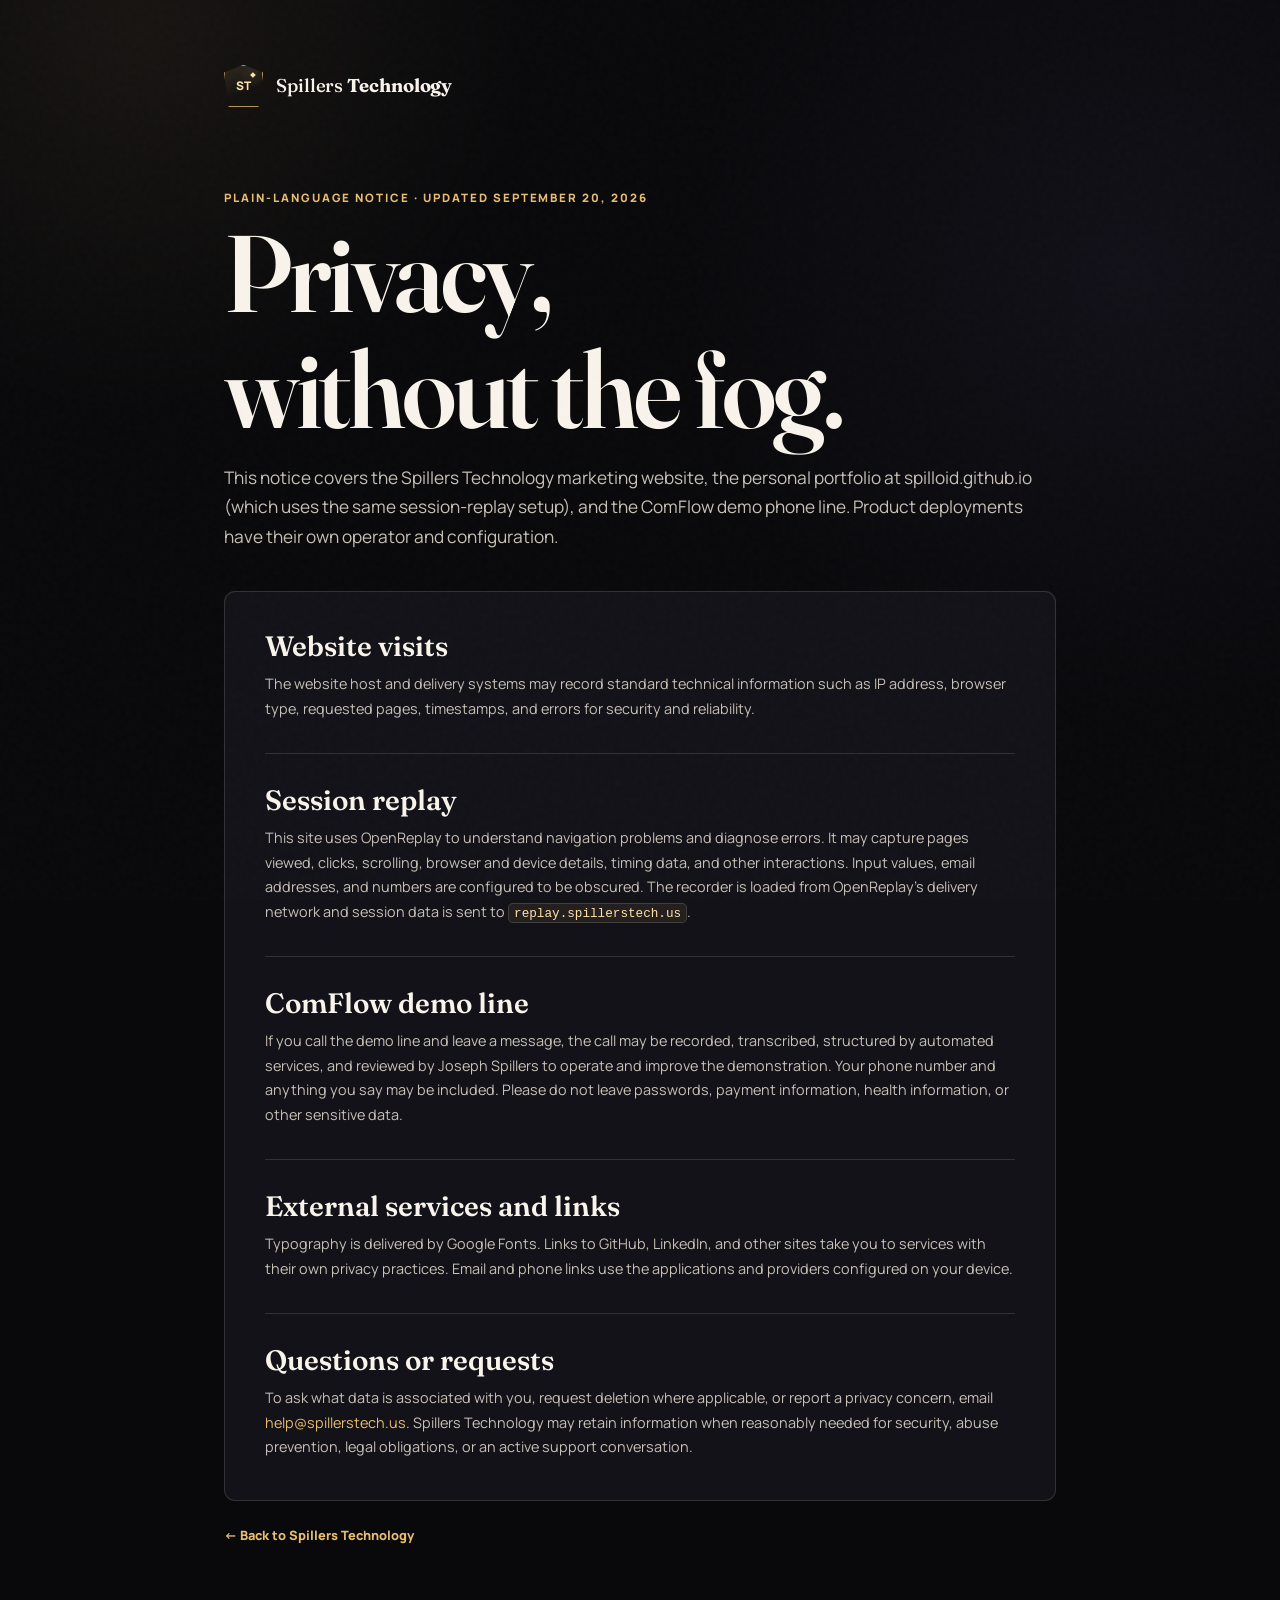
<file: docs/privacy.html>
<!DOCTYPE html>
<html lang="en">
<head>
  <meta charset="UTF-8">
  <meta name="viewport" content="width=device-width, initial-scale=1">
  <meta name="theme-color" content="#09090b">
  <meta name="robots" content="index,follow">
  <title>Privacy — Spillers Technology</title>
  <meta name="description" content="A plain-language explanation of data collected by the Spillers Technology website and ComFlow demo line.">
  <link rel="canonical" href="https://spillerstech.us/privacy.html">
  <link rel="preconnect" href="https://fonts.googleapis.com">
  <link rel="preconnect" href="https://fonts.gstatic.com" crossorigin>
  <link href="https://fonts.googleapis.com/css2?family=Fraunces:ital,opsz,wght@0,9..144,500..700;1,9..144,500..700&amp;family=Manrope:wght@400;500;600;700;800&amp;display=swap" rel="stylesheet">
  <link rel="stylesheet" href="style.css">
  <link rel="icon" href="data:image/svg+xml,%3Csvg xmlns='http://www.w3.org/2000/svg' viewBox='0 0 64 64'%3E%3Crect width='64' height='64' rx='18' fill='%2309090b'/%3E%3Cpath d='M8 14 32 5l24 9-6 39H14Z' fill='none' stroke='%23e8bd72' stroke-width='2'/%3E%3Ctext x='32' y='40' font-family='Georgia,serif' font-size='23' font-weight='bold' text-anchor='middle' fill='%23f8f3eb'%3EST%3C/text%3E%3C/svg%3E">
</head>
<body>
  <a class="skipLink" href="#privacy-content">Skip to privacy notice</a>
  <main id="privacy-content" class="policyPage">
    <a class="wordmark" href="/" aria-label="ST Spillers Technology home">
      <span class="mark" aria-hidden="true">ST</span>
      <span class="wordmarkText">Spillers <strong>Technology</strong></span>
    </a>

    <p class="eyebrow">Plain-language notice · Updated September 20, 2026</p>
    <h1>Privacy, without the fog.</h1>
    <p class="policyLead">This notice covers the Spillers Technology marketing website, the personal portfolio at spilloid.github.io (which uses the same session-replay setup), and the ComFlow demo phone line. Product deployments have their own operator and configuration.</p>

    <div class="policyCard">
      <section>
        <h2>Website visits</h2>
        <p>The website host and delivery systems may record standard technical information such as IP address, browser type, requested pages, timestamps, and errors for security and reliability.</p>
      </section>

      <section>
        <h2>Session replay</h2>
        <p>This site uses OpenReplay to understand navigation problems and diagnose errors. It may capture pages viewed, clicks, scrolling, browser and device details, timing data, and other interactions. Input values, email addresses, and numbers are configured to be obscured. The recorder is loaded from OpenReplay’s delivery network and session data is sent to <code>replay.spillerstech.us</code>.</p>
      </section>

      <section>
        <h2>ComFlow demo line</h2>
        <p>If you call the demo line and leave a message, the call may be recorded, transcribed, structured by automated services, and reviewed by Joseph Spillers to operate and improve the demonstration. Your phone number and anything you say may be included. Please do not leave passwords, payment information, health information, or other sensitive data.</p>
      </section>

      <section>
        <h2>External services and links</h2>
        <p>Typography is delivered by Google Fonts. Links to GitHub, LinkedIn, and other sites take you to services with their own privacy practices. Email and phone links use the applications and providers configured on your device.</p>
      </section>

      <section>
        <h2>Questions or requests</h2>
        <p>To ask what data is associated with you, request deletion where applicable, or report a privacy concern, email <a href="mailto:help@spillerstech.us?subject=Privacy%20request">help@spillerstech.us</a>. Spillers Technology may retain information when reasonably needed for security, abuse prevention, legal obligations, or an active support conversation.</p>
      </section>
    </div>

    <a class="policyBack" href="/">← Back to Spillers Technology</a>
  </main>
</body>
</html>
</file>
<file: docs/style.css>
:root {
  --bg: #09090b;
  --bg-deep: #050506;
  --bg-raised: #0e0e12;
  --panel: #121218;
  --panel-hi: #191920;
  --line: rgba(248, 243, 235, .14);
  --line-strong: rgba(248, 243, 235, .25);
  --text: #f8f3eb;
  --muted: #c8c1b7;
  --faint: #9c968e;
  --gold: #e8bd72;
  --gold-hi: #ffe2a9;
  --gold-low: rgba(232, 189, 114, .13);
  --violet: #ad90ff;
  --rose: #ef98b1;
  --sky: #7fb8ff;
  --mint: #74d4b5;
  --ivory: #f0ebe3;
  --ivory-hi: #fbf7f0;
  --ink: #171419;
  --ink-muted: #645f63;
  /* Fraunces replaces Bodoni Moda. A Didone's hairline serifs get eaten by
     antialiasing on dark backgrounds and fall apart under ~2rem; Fraunces keeps
     solid stems and carries a real optical-size axis. Reserve it for display
     sizes — anything small or paragraph-length uses --body. */
  --display: 'Fraunces', 'Iowan Old Style', Georgia, serif;
  --body: 'Manrope', 'Segoe UI', sans-serif;
  --shadow: 0 2rem 6rem rgba(0, 0, 0, .38);
  --shadow-lift: 0 .35rem 1rem rgba(0, 0, 0, .3), 0 2.5rem 5rem rgba(0, 0, 0, .45);

  /* Motion. One easing curve and three speeds, so everything moves in sympathy. */
  --ease: cubic-bezier(.22, .61, .36, 1);
  --dur-fast: .18s;
  --dur: .28s;
  --dur-slow: .55s;

  /* Focus ring, re-pointed to ink inside the light band. */
  --focus: var(--gold-hi);

  color-scheme: dark;
  accent-color: var(--gold);
}

* {
  box-sizing: border-box;
  margin: 0;
  padding: 0;
}

html {
  scroll-behavior: smooth;
  scroll-padding-top: 6rem;
  max-width: 100%;
  overflow-x: hidden;
}

body {
  overflow-x: hidden;
  background:
    radial-gradient(circle at 11% 2%, rgba(232, 189, 114, .065), transparent 24rem),
    radial-gradient(circle at 88% 17%, rgba(173, 144, 255, .055), transparent 28rem),
    var(--bg);
  color: var(--text);
  font: 400 16px/1.7 var(--body);
  -webkit-font-smoothing: antialiased;
  font-optical-sizing: auto;
  font-synthesis: none;
  text-rendering: optimizeLegibility;
}

main {
  max-width: 100%;
  overflow-x: hidden;
}

@supports (overflow: clip) {
  html,
  body,
  main {
    overflow-x: clip;
  }
}

body::before {
  content: '';
  position: fixed;
  z-index: 50;
  inset: 0;
  opacity: .03;
  background-image: url("data:image/svg+xml,%3Csvg viewBox='0 0 180 180' xmlns='http://www.w3.org/2000/svg'%3E%3Cfilter id='n'%3E%3CfeTurbulence type='fractalNoise' baseFrequency='.9' numOctaves='3' stitchTiles='stitchTiles'/%3E%3C/filter%3E%3Crect width='100%25' height='100%25' filter='url(%23n)' opacity='.7'/%3E%3C/svg%3E");
  pointer-events: none;
}

::selection {
  background: var(--gold);
  color: var(--ink);
}

h1,
h2,
h3,
h4 {
  font-family: var(--display);
  font-weight: 600;
  line-height: 1.06;
  text-wrap: balance;
}

p {
  text-wrap: pretty;
}

img,
svg {
  max-width: 100%;
}

a {
  color: var(--gold);
  text-decoration: none;
  text-underline-offset: .18em;
}

/* Anything that reacts to a pointer shares one motion signature. Previously only
   `a` carried a transition, so the card lifts landed as an instant snap. */
a,
.btn,
.mark,
.showcaseCard,
.collectionCard,
.labCard,
.studioRail li,
.releaseConsole,
.mobileMenu summary {
  transition:
    color var(--dur-fast) var(--ease),
    border-color var(--dur) var(--ease),
    background-color var(--dur) var(--ease),
    box-shadow var(--dur) var(--ease),
    transform var(--dur) var(--ease),
    opacity var(--dur) var(--ease);
}

a:hover {
  color: var(--gold-hi);
}

a:focus-visible,
button:focus-visible,
summary:focus-visible,
[tabindex]:focus-visible {
  outline: 3px solid var(--focus);
  outline-offset: 4px;
  border-radius: 2px;
}

/* Scrollbar, tuned to the satin-black surface rather than the OS default. */
* {
  scrollbar-color: rgba(232, 189, 114, .32) transparent;
  scrollbar-width: thin;
}

::-webkit-scrollbar {
  width: 11px;
  height: 11px;
}

::-webkit-scrollbar-thumb {
  border: 3px solid transparent;
  border-radius: 99px;
  background: rgba(232, 189, 114, .3);
  background-clip: content-box;
}

::-webkit-scrollbar-thumb:hover {
  background: rgba(232, 189, 114, .5);
  background-clip: content-box;
}

::-webkit-scrollbar-track {
  background: transparent;
}

.skipLink {
  position: fixed;
  z-index: 100;
  top: .75rem;
  left: .75rem;
  padding: .75rem 1rem;
  border-radius: .35rem;
  background: var(--ivory-hi);
  color: var(--ink);
  font-size: .82rem;
  font-weight: 800;
  transform: translateY(-180%);
}

.skipLink:focus {
  color: var(--ink);
  transform: translateY(0);
}

.topbar {
  position: sticky;
  z-index: 20;
  top: 0;
  display: flex;
  align-items: center;
  gap: 2rem;
  width: 100%;
  min-height: 5rem;
  padding: .8rem clamp(1.25rem, 4vw, 4.5rem);
  border-bottom: 1px solid var(--line);
  background: rgba(8, 8, 10, .78);
  -webkit-backdrop-filter: blur(20px) saturate(135%);
  backdrop-filter: blur(20px) saturate(135%);
}

/* Hairline of gold along the header's lower edge, brightest under the wordmark. */
.topbar::after {
  content: '';
  position: absolute;
  right: 0;
  bottom: -1px;
  left: 0;
  height: 1px;
  background: linear-gradient(90deg, transparent, rgba(232, 189, 114, .4) 18%, transparent 55%);
  pointer-events: none;
}

.wordmark {
  display: inline-flex;
  align-items: center;
  min-height: 2.75rem;
  gap: .8rem;
  color: var(--text);
}

.wordmark:hover {
  color: var(--text);
}

.mark {
  position: relative;
  display: grid;
  place-items: center;
  width: 2.45rem;
  height: 2.65rem;
  border: 1px solid rgba(232, 189, 114, .75);
  background: linear-gradient(155deg, rgba(232, 189, 114, .13), transparent 62%);
  color: var(--gold-hi);
  font: 800 .74rem/1 var(--body);
  letter-spacing: .04em;
  clip-path: polygon(50% 0, 100% 18%, 88% 100%, 12% 100%, 0 18%);
}

.mark::after {
  content: '';
  position: absolute;
  top: .42rem;
  right: .46rem;
  width: .24rem;
  height: .24rem;
  background: var(--gold-hi);
  box-shadow: 0 0 .8rem var(--gold-hi);
  transform: rotate(45deg);
  transition: box-shadow var(--dur) var(--ease);
}

@media (hover: hover) {
  .wordmark:hover .mark {
    border-color: var(--gold-hi);
    background: linear-gradient(155deg, rgba(232, 189, 114, .26), transparent 62%);
  }

  .wordmark:hover .mark::after {
    box-shadow: 0 0 1.4rem var(--gold-hi), 0 0 .4rem var(--gold-hi);
  }
}

.wordmarkText {
  white-space: nowrap;
  font: 500 1.16rem/1 var(--display);
  letter-spacing: -.005em;
}

.wordmarkText strong {
  font-weight: 700;
}

.topnav {
  display: flex;
  align-items: center;
  gap: clamp(1.25rem, 2.5vw, 2.3rem);
  margin-left: auto;
}

.topnav a {
  position: relative;
  display: inline-flex;
  align-items: center;
  /* WCAG 2.5.8 wants 24px of target, not 20. Vertical padding only, so the
     nav still reads as one tight row. */
  min-height: 1.6rem;
  color: var(--muted);
  font-size: .72rem;
  font-weight: 800;
  letter-spacing: .12em;
  text-transform: uppercase;
}

.topnav a::after {
  content: '';
  position: absolute;
  right: 0;
  bottom: -.25rem;
  left: 0;
  height: 1px;
  background: linear-gradient(90deg, transparent, var(--gold), transparent);
  transform: scaleX(0);
  transition: transform .2s ease;
}

.topnav a:hover {
  color: var(--text);
}

.topnav a:hover::after {
  transform: scaleX(1);
}

.topCta {
  display: inline-flex;
  align-items: center;
  min-height: 2.75rem;
  padding: .55rem 1rem;
  border: 1px solid var(--line-strong);
  border-radius: 99px;
  color: var(--text);
  font-size: .76rem;
  font-weight: 800;
}

.topCta:hover {
  border-color: var(--gold);
  color: var(--gold-hi);
  transform: translateY(-1px);
}

.mobileMenu {
  display: none;
  margin-left: auto;
}

.mobileMenu summary {
  position: relative;
  display: grid;
  place-items: center;
  width: 2.75rem;
  height: 2.75rem;
  border: 1px solid var(--line-strong);
  border-radius: 50%;
  cursor: pointer;
  list-style: none;
}

.mobileMenu summary::-webkit-details-marker {
  display: none;
}

.mobileMenu summary span {
  position: absolute;
  width: 1rem;
  height: 1px;
  background: var(--text);
  transition: transform .2s ease;
}

.mobileMenu summary span:first-child {
  transform: translateY(-.22rem);
}

.mobileMenu summary span:last-child {
  transform: translateY(.22rem);
}

.mobileMenu[open] summary span:first-child {
  transform: rotate(45deg);
}

.mobileMenu[open] summary span:last-child {
  transform: rotate(-45deg);
}

.mobileMenu nav {
  position: absolute;
  top: calc(100% + 1px);
  right: 0;
  left: 0;
  display: grid;
  padding: .8rem clamp(1.25rem, 4vw, 4.5rem) 1.2rem;
  border-bottom: 1px solid var(--line);
  background: rgba(8, 8, 10, .98);
  box-shadow: 0 1.5rem 3rem rgba(0, 0, 0, .34);
}

.mobileMenu nav a {
  display: flex;
  align-items: center;
  min-height: 3.25rem;
  border-bottom: 1px solid var(--line);
  color: var(--text);
  font: 600 1.35rem/1.2 var(--display);
  letter-spacing: -.015em;
}

.mobileMenu nav a:last-child {
  border-bottom: 0;
  color: var(--gold);
}

.hero {
  position: relative;
  overflow: hidden;
  display: grid;
  grid-template-columns: minmax(0, 1.08fr) minmax(24rem, .92fr);
  align-items: center;
  gap: clamp(3rem, 7vw, 7rem);
  width: min(87rem, 100%);
  min-height: calc(100svh - 5rem);
  margin: auto;
  padding: clamp(5.5rem, 9vw, 9rem) clamp(1.25rem, 5vw, 4.5rem) clamp(3rem, 6vw, 5rem);
  isolation: isolate;
}

@supports (overflow: clip) {
  .hero {
    overflow: clip;
  }
}

.hero::before {
  content: '';
  position: absolute;
  z-index: -2;
  top: 2rem;
  bottom: 2rem;
  left: 49%;
  width: 1px;
  opacity: .55;
  background: linear-gradient(transparent, var(--line), transparent);
}

.heroGlow {
  position: absolute;
  z-index: -3;
  border-radius: 50%;
  pointer-events: none;
  filter: blur(2px);
}

.heroGlowOne {
  top: 5%;
  right: -18rem;
  width: 52rem;
  height: 36rem;
  background: radial-gradient(ellipse, rgba(173, 144, 255, .12), transparent 67%);
  transform: rotate(-18deg);
}

.heroGlowTwo {
  bottom: 2rem;
  left: -24rem;
  width: 52rem;
  height: 28rem;
  background: radial-gradient(ellipse, rgba(232, 189, 114, .1), transparent 67%);
}

.glint {
  position: absolute;
  z-index: -1;
  color: var(--gold);
  text-shadow: 0 0 1.4rem rgba(232, 189, 114, .56);
}

.glintOne {
  top: 12%;
  right: 7%;
  font-size: 1.2rem;
  animation: glimmer 4s ease-in-out infinite;
}

.glintTwo {
  bottom: 25%;
  left: 2.5%;
  color: var(--violet);
  font-size: .7rem;
  animation: glimmer 5s 1.4s ease-in-out infinite;
}

@keyframes glimmer {
  0%, 100% { opacity: .42; transform: scale(.8) rotate(0); }
  50% { opacity: 1; transform: scale(1.16) rotate(45deg); }
}

.heroCopy {
  position: relative;
  z-index: 1;
  min-width: 0;
}

.kicker,
.eyebrow {
  color: var(--gold);
  font-size: .72rem;
  font-weight: 800;
  letter-spacing: .17em;
  text-transform: uppercase;
}

.kicker {
  display: flex;
  align-items: center;
  gap: .7rem;
  margin-bottom: 1.45rem;
}

.liveDot {
  width: .46rem;
  height: .46rem;
  border-radius: 50%;
  background: var(--mint);
  box-shadow: 0 0 0 .28rem rgba(116, 212, 181, .1), 0 0 1rem rgba(116, 212, 181, .4);
}

.hero h1 {
  max-width: 46rem;
  margin-bottom: 1.6rem;
  font-size: clamp(4rem, 7vw, 7.1rem);
  letter-spacing: -.03em;
}

.hero h1 em {
  position: relative;
  display: block;
  color: transparent;
  font-weight: 500;
  background: linear-gradient(105deg, var(--gold-hi) 5%, var(--gold) 30%, #f3b4c8 55%, var(--violet) 72%, var(--gold-hi) 96%);
  background-size: 220% 100%;
  -webkit-background-clip: text;
  background-clip: text;
  animation: sheen 14s var(--ease) infinite;
}

@keyframes sheen {
  0%, 100% { background-position: 0% 50%; }
  50% { background-position: 100% 50%; }
}

.hero h1 em::after {
  content: '';
  position: absolute;
  right: 5%;
  bottom: -.2rem;
  width: 42%;
  height: 1px;
  background: linear-gradient(90deg, transparent, var(--gold), transparent);
}

.heroLead {
  max-width: 42rem;
  margin-bottom: 2rem;
  color: var(--muted);
  font-size: clamp(1rem, 1.35vw, 1.16rem);
}

.ctaRow {
  display: flex;
  flex-wrap: wrap;
  gap: .8rem;
}

.btn {
  position: relative;
  overflow: hidden;
  isolation: isolate;
  display: inline-flex;
  align-items: center;
  justify-content: center;
  min-height: 3.1rem;
  padding: .72rem 1.25rem;
  border: 1px solid transparent;
  border-radius: .38rem;
  font-size: .82rem;
  font-weight: 800;
  max-width: 100%;
}

/* Light sweeping across the face of the button on hover. */
.btn::before {
  content: '';
  position: absolute;
  z-index: -1;
  inset: 0;
  background: linear-gradient(105deg, transparent 35%, rgba(255, 255, 255, .42) 50%, transparent 65%);
  opacity: 0;
  transform: translateX(-100%);
}

.btn:active {
  transform: translateY(0) scale(.985);
  transition-duration: var(--dur-fast);
}

@media (hover: hover) {
  .btn:hover {
    transform: translateY(-2px);
  }

  .btn:hover::before {
    opacity: 1;
    transform: translateX(100%);
    transition: transform .75s var(--ease), opacity .15s linear;
  }
}

.btnPrimary {
  border-color: var(--gold);
  background: linear-gradient(115deg, var(--gold-hi), var(--gold));
  box-shadow:
    inset 0 1px 0 rgba(255, 255, 255, .45),
    0 .8rem 2.2rem rgba(232, 189, 114, .12);
  color: var(--ink);
}

.btnPrimary:hover {
  background: linear-gradient(115deg, #fff0d2, var(--gold-hi));
  color: var(--ink);
  box-shadow:
    inset 0 1px 0 rgba(255, 255, 255, .55),
    0 1rem 2.8rem rgba(232, 189, 114, .26);
}

.btnGhost {
  border-color: var(--line-strong);
  background: rgba(255, 255, 255, .015);
  color: var(--text);
}

.btnGhost:hover {
  border-color: var(--gold);
  background: rgba(232, 189, 114, .07);
  color: var(--gold-hi);
}

.heroNotes {
  display: flex;
  flex-wrap: wrap;
  gap: .5rem 1.35rem;
  margin-top: 1.3rem;
  color: var(--faint);
  font-size: .72rem;
  font-weight: 600;
  list-style: none;
}

.heroNotes li::before {
  content: '✦';
  margin-right: .48rem;
  color: var(--gold);
  font-size: .55rem;
}

.releaseConsole {
  position: relative;
  z-index: 1;
  overflow: hidden;
  border: 1px solid var(--line-strong);
  border-radius: .75rem;
  background:
    linear-gradient(145deg, rgba(25, 25, 32, .96), rgba(12, 12, 16, .94)),
    var(--panel);
  box-shadow: var(--shadow), 0 0 7rem rgba(173, 144, 255, .08);
  transform: perspective(70rem) rotateY(-3deg) rotateZ(.7deg);
}

@media (hover: hover) {
  .releaseConsole:hover {
    border-color: rgba(232, 189, 114, .42);
    box-shadow: var(--shadow-lift), 0 0 7rem rgba(173, 144, 255, .12);
    transform: perspective(70rem) rotateY(-1deg) rotateZ(.25deg) translateY(-.2rem);
  }
}

.releaseConsole::before {
  content: '';
  position: absolute;
  z-index: 2;
  top: 0;
  right: 2.5rem;
  left: 2.5rem;
  height: 1px;
  background: linear-gradient(90deg, transparent, var(--gold-hi), transparent);
  opacity: .7;
}

.consoleLapel {
  position: absolute;
  z-index: 0;
  top: 0;
  right: -2rem;
  width: 62%;
  height: 100%;
  opacity: .2;
  background: linear-gradient(135deg, transparent 20%, rgba(255, 255, 255, .12), transparent 54%);
  clip-path: polygon(100% 0, 72% 0, 31% 49%, 69% 100%, 100% 100%);
  pointer-events: none;
}

.consoleHead,
.consoleFoot {
  position: relative;
  z-index: 1;
  display: flex;
  align-items: center;
  justify-content: space-between;
  gap: 1rem;
  padding: 1.05rem 1.2rem;
  color: var(--faint);
  font-size: .64rem;
  font-weight: 800;
  letter-spacing: .13em;
  text-transform: uppercase;
}

.consoleHead {
  border-bottom: 1px solid var(--line);
}

.consoleStatus {
  display: inline-flex;
  align-items: center;
  gap: .45rem;
  color: var(--mint);
}

.consoleStatus i {
  width: .38rem;
  height: .38rem;
  border-radius: 50%;
  background: currentColor;
  box-shadow: 0 0 .65rem currentColor;
}

.releaseList {
  position: relative;
  z-index: 1;
  padding: .45rem;
}

.releaseList a {
  display: grid;
  grid-template-columns: 2.45rem 1fr auto;
  align-items: center;
  gap: .85rem;
  min-height: 4.5rem;
  padding: .65rem .75rem;
  border: 1px solid transparent;
  border-radius: .45rem;
  color: var(--text);
}

.releaseList a:hover {
  border-color: var(--line);
  background: rgba(255, 255, 255, .035);
  transform: translateX(.18rem);
}

.releaseList a > span:nth-child(2) {
  display: flex;
  flex-direction: column;
  line-height: 1.35;
}

.releaseList strong {
  font: 700 .93rem/1.25 var(--body);
  letter-spacing: -.005em;
}

.releaseList small {
  color: var(--faint);
  font-size: .68rem;
}

.releaseList b {
  padding: .25rem .48rem;
  border: 1px solid var(--line);
  border-radius: 99px;
  color: var(--muted);
  font-size: .59rem;
  font-weight: 800;
  letter-spacing: .04em;
  white-space: nowrap;
}

.productGlyph {
  display: grid;
  place-items: center;
  width: 2.3rem;
  height: 2.3rem;
  border: 1px solid currentColor;
  border-radius: 50%;
  font: 800 .78rem/1 var(--body);
}

.glyphGold { color: var(--gold); background: var(--gold-low); }
.glyphViolet { color: var(--violet); background: rgba(173, 144, 255, .1); }
.glyphMint { color: var(--mint); background: rgba(116, 212, 181, .09); }
.glyphRose { color: var(--rose); background: rgba(239, 152, 177, .09); }
.glyphSky { color: var(--sky); background: rgba(127, 184, 255, .09); }

.consoleFoot {
  border-top: 1px solid var(--line);
  letter-spacing: .06em;
}

.consoleFoot a {
  display: inline-flex;
  align-items: center;
  min-height: 1.6rem;
  color: var(--gold);
  white-space: nowrap;
}

.studioRail {
  grid-column: 1 / -1;
  display: grid;
  grid-template-columns: repeat(4, 1fr);
  margin-top: clamp(1rem, 3vw, 3rem);
  border: 1px solid var(--line);
  border-radius: .6rem;
  background: rgba(255, 255, 255, .018);
  backdrop-filter: blur(10px);
  list-style: none;
}

.studioRail li {
  position: relative;
  padding: 1.15rem 1.25rem;
  border-right: 1px solid var(--line);
}

@media (hover: hover) {
  .studioRail li:hover {
    background: rgba(232, 189, 114, .05);
  }

  .studioRail li:hover span {
    color: rgba(232, 189, 114, .75);
  }
}

.studioRail span {
  transition: color var(--dur) var(--ease);
}

.studioRail li:last-child {
  border: 0;
}

.studioRail span,
.studioRail strong,
.studioRail small {
  display: block;
}

.studioRail span {
  position: absolute;
  top: .85rem;
  right: 1rem;
  color: rgba(232, 189, 114, .6);
  font: 500 1.4rem/1 var(--display);
}

.studioRail strong {
  color: var(--text);
  font: 700 .92rem/1.3 var(--body);
  letter-spacing: -.005em;
}

.studioRail small {
  margin-top: .18rem;
  color: var(--faint);
  font-size: .7rem;
}

.band {
  width: min(87rem, 100%);
  margin: auto;
  padding: clamp(5.5rem, 9vw, 9rem) clamp(1.25rem, 5vw, 4.5rem);
}

.sectionHead {
  margin-bottom: 3rem;
}

.splitHead {
  display: grid;
  grid-template-columns: minmax(0, 1.1fr) minmax(17rem, .9fr);
  align-items: end;
  gap: clamp(2rem, 7vw, 6rem);
}

.sectionHead .eyebrow {
  margin-bottom: .7rem;
}

.sectionHead h2 {
  max-width: 44rem;
  font-size: clamp(2.8rem, 5vw, 4.8rem);
  letter-spacing: -.025em;
}

.sectionHead > p {
  color: var(--muted);
}

.showcaseGrid {
  display: grid;
  grid-template-columns: 1fr 1fr;
  gap: 1.4rem;
}

.showcaseCard {
  --card-accent: var(--gold);
  position: relative;
  overflow: hidden;
  isolation: isolate;
  display: flex;
  flex-direction: column;
  border: 1px solid var(--line);
  border-radius: .8rem;
  background: linear-gradient(160deg, rgba(25, 25, 32, .96), rgba(14, 14, 18, .98));
  box-shadow: 0 1.5rem 4rem rgba(0, 0, 0, .16);
}

.showcaseCard::before {
  content: '';
  position: absolute;
  z-index: 3;
  top: 0;
  right: 12%;
  left: 12%;
  height: 1px;
  background: linear-gradient(90deg, transparent, var(--card-accent), transparent);
}

/* Accent-tinted bloom that rises from the card's own colour on hover. */
.showcaseCard::after {
  content: '';
  position: absolute;
  z-index: -1;
  inset: 0;
  background: radial-gradient(120% 60% at 50% 0%, color-mix(in srgb, var(--card-accent) 12%, transparent), transparent 70%);
  opacity: 0;
  pointer-events: none;
  transition: opacity var(--dur-slow) var(--ease);
}

@media (hover: hover) {
  .showcaseCard:hover {
    border-color: color-mix(in srgb, var(--card-accent) 48%, transparent);
    box-shadow:
      var(--shadow-lift),
      0 0 4rem color-mix(in srgb, var(--card-accent) 14%, transparent);
    transform: translateY(-.3rem);
  }

  .showcaseCard:hover::after {
    opacity: 1;
  }

  .productShot:hover img {
    filter: saturate(1.06) contrast(1.02);
    transform: scale(1.018);
  }
}

.showcaseCard:focus-within {
  border-color: color-mix(in srgb, var(--card-accent) 48%, transparent);
  box-shadow: var(--shadow-lift);
}

.showcaseViolet {
  --card-accent: var(--violet);
}

.productShot {
  position: relative;
  display: block;
  overflow: hidden;
  aspect-ratio: 3 / 2;
  border-bottom: 1px solid var(--line);
  background: var(--bg-deep);
}

.productShot::after {
  content: '';
  position: absolute;
  inset: 0;
  background: linear-gradient(180deg, transparent 60%, rgba(9, 9, 11, .42));
  pointer-events: none;
}

.productShot img {
  display: block;
  width: 100%;
  height: 100%;
  object-fit: cover;
  object-position: top;
  transition: transform .5s ease, filter .3s ease;
}

.showcaseBody {
  display: flex;
  flex: 1;
  flex-direction: column;
  padding: clamp(1.5rem, 3vw, 2.2rem);
}

.productMeta {
  display: flex;
  justify-content: space-between;
  gap: 1rem;
  margin-bottom: 1rem;
  color: var(--faint);
  font-size: .65rem;
  font-weight: 800;
  letter-spacing: .08em;
  text-transform: uppercase;
}

.productMeta span:first-child {
  color: var(--card-accent);
}

.showcaseBody h3 {
  font-size: clamp(2.35rem, 4vw, 3.25rem);
  letter-spacing: -.022em;
}

.productPitch {
  margin: .45rem 0 1rem;
  color: var(--card-accent);
  font: italic 500 1.28rem/1.4 var(--display);
  letter-spacing: -.01em;
}

.showcaseBody > p:not(.productPitch) {
  color: var(--muted);
}

.compactPoints {
  display: grid;
  gap: .45rem;
  margin: 1.2rem 0 1.5rem;
  color: var(--muted);
  font-size: .8rem;
  list-style: none;
}

.compactPoints li {
  position: relative;
  padding-left: 1.15rem;
}

.compactPoints li::before {
  content: '✦';
  position: absolute;
  top: .32em;
  left: 0;
  color: var(--card-accent);
  font-size: .6rem;
}

.productActions {
  display: flex;
  flex-wrap: wrap;
  align-items: center;
  gap: 1rem;
  margin-top: auto;
}

.showcaseViolet .btnPrimary {
  border-color: var(--violet);
  background: linear-gradient(115deg, #d7caff, var(--violet));
}

.showcaseViolet .btnPrimary:hover {
  background: #d7caff;
}

.textLink {
  font-size: .78rem;
  font-weight: 800;
}

.lightBand {
  /* Pale gold on ivory is ~1.2:1 — a focus ring nobody can see. Re-point it to
     ink for the whole band. */
  --focus: #3b2a0c;
  position: relative;
  overflow: hidden;
  border-top: 1px solid rgba(255, 255, 255, .7);
  border-bottom: 1px solid rgba(0, 0, 0, .2);
  background:
    radial-gradient(circle at 8% 10%, rgba(232, 189, 114, .22), transparent 22rem),
    radial-gradient(circle at 94% 80%, rgba(173, 144, 255, .14), transparent 28rem),
    var(--ivory);
  color: var(--ink);
}

.lightBand::after {
  content: '';
  position: absolute;
  top: -9rem;
  right: -6rem;
  width: 28rem;
  height: 28rem;
  border: 1px solid rgba(23, 20, 25, .08);
  border-radius: 50%;
  box-shadow: 0 0 0 5rem rgba(23, 20, 25, .025), 0 0 0 10rem rgba(23, 20, 25, .018);
  pointer-events: none;
}

.lightBand .band {
  position: relative;
  z-index: 1;
}

.lightBand .eyebrow {
  color: #8b5f1e;
}

.lightBand .sectionHead > p {
  color: var(--ink-muted);
}

.collectionGrid {
  display: grid;
  grid-template-columns: minmax(0, 1.28fr) minmax(19rem, .72fr);
  grid-template-rows: repeat(2, auto);
  gap: 1rem;
}

.collectionCard {
  position: relative;
  display: flex;
  flex-direction: column;
  padding: 1.5rem;
  border: 1px solid rgba(23, 20, 25, .17);
  border-radius: .65rem;
  background: rgba(251, 247, 240, .68);
  box-shadow: 0 1rem 3rem rgba(41, 33, 24, .04);
}

@media (hover: hover) {
  .collectionCard:hover {
    border-color: rgba(23, 20, 25, .34);
    background: rgba(251, 247, 240, .95);
    box-shadow: 0 1.5rem 3.5rem rgba(41, 33, 24, .1);
    transform: translateY(-.2rem);
  }

  .collectionShot:hover img {
    transform: scale(1.02);
  }
}

.collectionCard:focus-within {
  border-color: rgba(23, 20, 25, .38);
  box-shadow: 0 1.5rem 3.5rem rgba(41, 33, 24, .1);
}

/* The featured card earns its emphasis from scale and the screenshot, not from
   inverting: a black slab used to cut the ivory workshop band in half. */
.collectionFeatured {
  overflow: hidden;
  grid-row: 1 / span 2;
  padding: 0;
  background: rgba(253, 250, 245, .9);
  box-shadow: 0 1.4rem 3.4rem rgba(41, 33, 24, .07);
}

.collectionShot {
  display: block;
  overflow: hidden;
  aspect-ratio: 3 / 2;
  border-bottom: 1px solid rgba(23, 20, 25, .14);
  background: var(--ivory);
}

.collectionShot img {
  display: block;
  width: 100%;
  height: 100%;
  object-fit: cover;
  object-position: top;
  transition: transform .5s ease;
}

.collectionBody {
  display: flex;
  flex: 1;
  flex-direction: column;
  padding: clamp(1.5rem, 3vw, 2.2rem);
}

.collectionCard h3 {
  margin: .65rem 0 .55rem;
  font-size: clamp(1.8rem, 3vw, 2.45rem);
  letter-spacing: -.018em;
}

.collectionCard p {
  color: var(--ink-muted);
  font-size: .86rem;
}

.collectionCard p + p {
  margin-top: .75rem;
}

/* The featured card is as tall as the two stacked cards beside it. Give the
   slack to the screenshot rather than leaving it as blank card under the text.
   `contain` over the screenshot's own chrome colour, so growing the frame never
   slices the graph — the bands read as more of the app's canvas. */
.collectionFeatured .collectionShot {
  aspect-ratio: auto;
  flex: 1 1 auto;
  min-height: 22rem;
  background: #f0f2f5;
}

.collectionFeatured .collectionShot img {
  object-fit: contain;
  object-position: center;
}

.collectionFeatured .collectionBody {
  flex: 0 0 auto;
}

.collectionFeatured p {
  font-size: .92rem;
}

.collectionFeatured .compactPoints {
  --card-accent: #a8781f;
  margin: 1.3rem 0 .4rem;
  color: var(--ink-muted);
  font-size: .84rem;
}

/* Inline code inherits a gold-on-black treatment from the dark sections; the
   ivory band needs its own or it renders near-invisible. */
.lightBand code {
  border-color: rgba(23, 20, 25, .16);
  background: rgba(139, 95, 30, .08);
  color: #6e4815;
  font-size: .82em;
}

.collectionNumber {
  position: absolute;
  top: 1rem;
  right: 1.2rem;
  color: rgba(23, 20, 25, .5);
  font: 500 1.75rem/1 var(--display);
}

.maturity {
  align-self: flex-start;
  padding: .34rem .58rem;
  border: 1px solid currentColor;
  border-radius: 99px;
  font-size: .65rem;
  font-weight: 800;
  letter-spacing: .08em;
  text-transform: uppercase;
}

.maturityReady { color: #176f5c; background: rgba(36, 129, 107, .09); }
.maturityBuild { color: #7a4d0f; background: rgba(139, 95, 30, .09); }
.maturityEarly { color: #68439f; background: rgba(116, 82, 173, .09); }
.maturityTrial { color: #92384f; background: rgba(162, 71, 97, .09); }

.openActions {
  display: flex;
  flex-wrap: wrap;
  gap: .25rem 1.1rem;
  margin-top: auto;
  padding-top: .75rem;
}

/* 44px touch targets without 44px of visual weight: the padding is vertical
   only, so the row still reads as a tight line of links. */
.openActions a,
.textLink {
  display: inline-flex;
  align-items: center;
  min-height: 2.25rem;
}

.openActions a {
  color: #6e4815;
  font-size: .75rem;
  font-weight: 800;
}

.servicesSection {
  display: grid;
  grid-template-columns: minmax(0, 1fr) minmax(22rem, .9fr);
  align-items: center;
  gap: clamp(3rem, 8vw, 8rem);
}

.serviceIntro h2 {
  max-width: 42rem;
  margin: .65rem 0 1rem;
  font-size: clamp(3rem, 5.5vw, 5.4rem);
  letter-spacing: -.028em;
}

.serviceIntro > p:not(.eyebrow) {
  max-width: 42rem;
  margin-bottom: 1.7rem;
  color: var(--muted);
}

.methodList {
  border-top: 1px solid var(--line);
  list-style: none;
}

.methodList li {
  display: grid;
  grid-template-columns: 2.5rem 1fr;
  gap: 1rem;
  padding: 1.45rem 0;
  border-bottom: 1px solid var(--line);
}

.methodList li > span {
  color: var(--gold);
  font: 800 .78rem/1.6 var(--body);
  letter-spacing: .06em;
}

.methodList strong {
  display: block;
  margin-bottom: .3rem;
  font: 600 1.32rem/1.25 var(--display);
  letter-spacing: -.015em;
}

.methodList p {
  color: var(--faint);
  font-size: .82rem;
}

.founderSection {
  display: grid;
  grid-template-columns: minmax(16rem, 21rem) minmax(0, 1fr);
  align-items: center;
  gap: clamp(3rem, 8vw, 8rem);
  border-top: 1px solid var(--line);
}

.founderMark {
  position: relative;
  display: grid;
  place-items: center;
  aspect-ratio: 1;
  border: 1px solid var(--line-strong);
  border-radius: 50%;
  background:
    radial-gradient(circle at 38% 30%, rgba(232, 189, 114, .2), transparent 36%),
    radial-gradient(circle at 72% 72%, rgba(173, 144, 255, .14), transparent 42%),
    var(--panel);
  box-shadow: inset 0 0 0 1.25rem var(--bg), inset 0 0 0 calc(1.25rem + 1px) var(--line), var(--shadow);
}

.founderMark::before,
.founderMark::after {
  content: '';
  position: absolute;
  top: 17%;
  bottom: 17%;
  width: 1px;
  background: linear-gradient(transparent, rgba(232, 189, 114, .5), transparent);
  transform-origin: center;
}

.founderMark::before {
  transform: rotate(36deg);
}

.founderMark::after {
  transform: rotate(-36deg);
}

.founderMark strong {
  z-index: 1;
  color: var(--gold-hi);
  font: 500 clamp(4rem, 7vw, 6rem)/1 var(--display);
  letter-spacing: -.05em;
}

.founderMark small {
  position: absolute;
  z-index: 1;
  bottom: 3.6rem;
  color: var(--faint);
  font-size: .58rem;
  font-weight: 800;
  letter-spacing: .13em;
}

.founderGlint {
  position: absolute;
  z-index: 2;
  top: 2.4rem;
  right: 3.4rem;
  color: var(--gold);
  text-shadow: 0 0 1rem var(--gold);
}

.founderCopy h2 {
  margin: .55rem 0 1.2rem;
  font-size: clamp(3rem, 5vw, 5rem);
  letter-spacing: -.028em;
}

/* Paragraph-length copy stays on the body face — this was the least readable
   block on the page when it was set in a Didone. */
.founderLead {
  max-width: 46rem;
  color: var(--text);
  font: 500 clamp(1.12rem, 1.7vw, 1.32rem)/1.55 var(--body);
  letter-spacing: -.005em;
}

.founderCopy > p:not(.eyebrow):not(.founderLead) {
  max-width: 51rem;
  margin-top: 1rem;
  color: var(--muted);
}

.founderLinks {
  display: flex;
  flex-wrap: wrap;
  gap: 1.4rem;
  margin-top: 1.5rem;
}

.founderLinks a {
  display: inline-flex;
  align-items: center;
  min-height: 2.25rem;
  font-size: .76rem;
  font-weight: 800;
}

.finalCta {
  position: relative;
  overflow: hidden;
  padding: clamp(6rem, 10vw, 10rem) clamp(1.25rem, 5vw, 4.5rem);
  border-top: 1px solid var(--line);
  border-bottom: 1px solid var(--line);
  background:
    radial-gradient(ellipse at center, rgba(232, 189, 114, .13), transparent 52%),
    radial-gradient(circle at 70% 30%, rgba(173, 144, 255, .1), transparent 28rem),
    var(--bg-raised);
  text-align: center;
}

.finalCta::before,
.finalCta::after {
  content: '';
  position: absolute;
  top: -60%;
  width: 1px;
  height: 180%;
  background: linear-gradient(transparent, var(--line-strong), transparent);
}

.finalCta::before { left: 25%; transform: rotate(28deg); }
.finalCta::after { right: 25%; transform: rotate(-28deg); }

.finalGlint {
  display: block;
  margin-bottom: 1.2rem;
  color: var(--gold);
  font-size: 1.35rem;
  text-shadow: 0 0 1.4rem var(--gold);
}

.finalCta h2 {
  max-width: 58rem;
  margin: .6rem auto 1rem;
  font-size: clamp(3.3rem, 6.5vw, 6.5rem);
  letter-spacing: -.032em;
}

.finalCta > p:not(.eyebrow):not(.phoneNote) {
  margin-bottom: 1.7rem;
  color: var(--muted);
}

.finalCta .ctaRow {
  position: relative;
  z-index: 1;
  justify-content: center;
}

.phoneNote {
  position: relative;
  z-index: 1;
  max-width: 48rem;
  margin: 1.5rem auto 0;
  color: var(--faint);
  font-size: .7rem;
}

.phoneNote a {
  color: var(--muted);
  text-decoration: underline;
}

.footer {
  display: grid;
  grid-template-columns: auto 1fr auto;
  align-items: center;
  gap: 2rem;
  width: min(87rem, 100%);
  margin: auto;
  padding: 2.2rem clamp(1.25rem, 5vw, 4.5rem);
}

.footerLinks {
  display: flex;
  justify-content: center;
  gap: 1.4rem;
}

.footerLinks a {
  display: inline-flex;
  align-items: center;
  min-height: 2.75rem;
  color: var(--muted);
  font-size: .72rem;
  font-weight: 700;
}

.footerFine {
  max-width: 26rem;
  color: var(--faint);
  font-size: .65rem;
  text-align: right;
}

.notFound,
.policyPage {
  width: min(52rem, calc(100% - 2.5rem));
  /* svh, so mobile browser chrome doesn't push these pages into a scroll. */
  min-height: 100vh;
  min-height: 100svh;
  margin: auto;
  padding: 4rem 0;
}

.notFound {
  display: flex;
  flex-direction: column;
  align-items: flex-start;
  justify-content: center;
  gap: 1rem;
}

.notFound .wordmark,
.policyPage .wordmark {
  margin-bottom: clamp(2.5rem, 8vw, 5rem);
}

.notFound h1,
.policyPage h1 {
  font-size: clamp(3.5rem, 9vw, 6.8rem);
  letter-spacing: -.03em;
}

.notFound > p:not(.eyebrow) {
  max-width: 39rem;
  color: var(--muted);
}

.policyPage h1 {
  margin: .55rem 0 1rem;
}

.policyLead {
  margin-bottom: 2.5rem;
  color: var(--muted);
  font-size: 1.08rem;
}

.policyCard {
  display: grid;
  gap: 2rem;
  padding: clamp(1.4rem, 4vw, 2.5rem);
  border: 1px solid var(--line);
  border-radius: .7rem;
  background: var(--panel);
}

.policyCard section {
  padding-bottom: 2rem;
  border-bottom: 1px solid var(--line);
}

.policyCard section:last-child {
  padding: 0;
  border: 0;
}

.policyCard h2 {
  margin-bottom: .65rem;
  font-size: 1.75rem;
}

.policyCard p,
.policyCard li {
  color: var(--muted);
  font-size: .9rem;
}

.policyCard ul {
  display: grid;
  gap: .35rem;
  margin: .7rem 0 0 1.2rem;
}

.policyCard ::marker {
  color: var(--gold);
}

code {
  padding: .12em .4em;
  border: 1px solid var(--line);
  border-radius: .3rem;
  background: rgba(232, 189, 114, .08);
  color: var(--gold-hi);
  font-family: ui-monospace, SFMono-Regular, 'SF Mono', Menlo, Consolas, monospace;
  font-size: .88em;
  word-break: break-word;
}

.policyBack {
  display: inline-flex;
  margin-top: 1.5rem;
  font-size: .8rem;
  font-weight: 800;
}

/* ── Third headliner: wide showcase ─────────────────────── */
.showcaseSky {
  --card-accent: var(--sky);
}

.showcaseSky .btnPrimary {
  border-color: var(--sky);
  background: linear-gradient(115deg, #cfe4ff, var(--sky));
}

.showcaseSky .btnPrimary:hover {
  background: #cfe4ff;
}

.showcaseWide {
  display: grid;
  grid-template-columns: minmax(0, 1.3fr) minmax(0, 1fr);
  margin-top: 1.4rem;
}

.showcaseWide .productShot {
  aspect-ratio: auto;
  min-height: 100%;
  border-right: 1px solid var(--line);
  border-bottom: 0;
  /* Matches the screenshot's own canvas, so the letterbox above and below the
     dashboard reads as more of the app rather than as empty card. */
  background: #101828;
}

/* The body column is taller than 3:2, so `cover` was slicing ~20% off the right
   edge of the dashboard — mid-word through the tab bar. Show all of it. */
.showcaseWide .productShot img {
  position: absolute;
  inset: 0;
  object-fit: contain;
  object-position: center;
}

.showcaseWide .productShot::after {
  background: linear-gradient(180deg, transparent 72%, rgba(9, 9, 11, .3));
}

.showcaseWide .showcaseBody h3 {
  font-size: clamp(2.1rem, 3.4vw, 2.9rem);
}

.compactPoints b {
  color: var(--text);
  font-weight: 800;
}

/* Integration-maturity disclosure: honesty as a design element. */
.showcaseBody > p.honestNote {
  margin: -.4rem 0 1.5rem;
  padding: .7rem .9rem;
  border-left: 2px solid var(--gold);
  border-radius: 0 .35rem .35rem 0;
  background: var(--gold-low);
  color: var(--muted);
  font-size: .76rem;
  line-height: 1.55;
}

.honestNote strong {
  color: var(--gold-hi);
}

/* ── Lab strip (light band) ─────────────────────────────── */
.labStrip {
  display: grid;
  grid-template-columns: minmax(11rem, .55fr) minmax(0, 1fr) minmax(0, 1fr);
  align-items: stretch;
  gap: 1rem;
  margin-top: clamp(3rem, 6vw, 4.5rem);
  padding-top: clamp(2rem, 4vw, 3rem);
  border-top: 1px solid rgba(23, 20, 25, .16);
}

.labHead {
  align-self: center;
}

.labHead h3 {
  margin-top: .5rem;
  font-size: clamp(1.7rem, 2.6vw, 2.2rem);
  letter-spacing: -.018em;
}

.labCard {
  display: flex;
  flex-direction: column;
  padding: 1.35rem;
  border: 1px solid rgba(23, 20, 25, .17);
  border-radius: .65rem;
  background: rgba(251, 247, 240, .68);
}

.labCard h4 {
  margin: .6rem 0 .5rem;
  font-size: 1.55rem;
  letter-spacing: -.015em;
}

.labCard p {
  color: var(--ink-muted);
  font-size: .84rem;
}

@media (hover: hover) {
  .labCard:hover {
    border-color: rgba(23, 20, 25, .34);
    background: rgba(251, 247, 240, .95);
    box-shadow: 0 1.5rem 3.5rem rgba(41, 33, 24, .1);
    transform: translateY(-.2rem);
  }
}

.labCard:focus-within {
  border-color: rgba(23, 20, 25, .38);
  box-shadow: 0 1.5rem 3.5rem rgba(41, 33, 24, .1);
}

/* ── Capability tags (custom work) ──────────────────────── */
.capabilityTags {
  display: flex;
  flex-wrap: wrap;
  gap: .5rem;
  max-width: 42rem;
  margin: 0 0 1.8rem;
  list-style: none;
}

.capabilityTags li {
  padding: .32rem .7rem;
  border: 1px solid var(--line-strong);
  border-radius: 99px;
  color: var(--muted);
  font-size: .72rem;
  font-weight: 700;
}

.capabilityTags li:hover {
  border-color: var(--gold);
  color: var(--gold-hi);
}

/* ── App tiles ─────────────────────────────────────────────
   Every product's mark sits in the same rounded frame, so icons drawn in
   different styles read as one collection. Products without a mark get a
   Fraunces monogram tinted by --hue. */
.appTile {
  display: grid;
  place-items: center;
  flex: none;
  width: 2.3rem;
  height: 2.3rem;
  overflow: hidden;
  border: 1px solid var(--line);
  border-radius: .6rem;
  background: linear-gradient(160deg, #1d1d24, #0c0c10);
  box-shadow: inset 0 1px 0 rgba(255, 255, 255, .06), 0 .4rem 1rem -.5rem rgba(0, 0, 0, .7);
}

.appTile img {
  width: 1.95rem;
  height: 1.95rem;
  border-radius: .45rem;
  object-fit: contain;
}

.appMono {
  --hue: 40;
  display: grid;
  place-items: center;
  width: 100%;
  height: 100%;
  background: linear-gradient(160deg, hsl(var(--hue) 40% 22%), hsl(var(--hue) 35% 10%));
  color: hsl(var(--hue) 90% 84%);
  font: 600 .9rem/1 var(--display);
  letter-spacing: .02em;
}

.withTile {
  display: flex;
  align-items: center;
  gap: .7rem;
}

.withTile .appTile {
  width: 2.6rem;
  height: 2.6rem;
  border-radius: .7rem;
}

.withTile .appTile img { width: 2.2rem; height: 2.2rem; }

/* On the ivory workshop band the dark tile is the frame. */
.lightBand .appTile { border-color: rgba(23, 20, 25, .2); }

.collectionPair {
  display: grid;
  grid-template-columns: repeat(2, minmax(0, 1fr));
  gap: 1rem;
  margin-top: 1rem;
}

@media (max-width: 780px) {
  .collectionPair { grid-template-columns: 1fr; }
}

@media (max-width: 1120px) {
  .hero {
    grid-template-columns: minmax(0, 1fr) minmax(22rem, .82fr);
    gap: 3rem;
  }

  .hero h1 {
    font-size: clamp(4rem, 7.5vw, 5.7rem);
  }

  .releaseConsole {
    transform: rotate(.5deg);
  }

  .footer {
    grid-template-columns: auto 1fr;
  }

  .footerLinks {
    justify-content: flex-end;
  }

  .footerFine {
    grid-column: 1 / -1;
    max-width: none;
    text-align: left;
  }
}

@media (max-width: 1040px) {
  /* Below this the image column gets so narrow (and so tall) that the
     dashboard shrinks into a stripe. Stack it before that happens. */
  .showcaseWide {
    grid-template-columns: 1fr;
  }

  .showcaseWide .productShot {
    aspect-ratio: 3 / 2;
    min-height: 0;
    border-right: 0;
    border-bottom: 1px solid var(--line);
  }

  /* Two right-aligned caps labels shred into four wrapped lines in a narrow
     card; left-align them and let them flow. */
  .productMeta {
    flex-wrap: wrap;
    justify-content: flex-start;
    gap: .2rem 1.2rem;
  }
}

@media (max-width: 960px) {
  .labStrip {
    grid-template-columns: 1fr 1fr;
  }

  .labHead {
    grid-column: 1 / -1;
  }

  .topnav,
  .topCta {
    display: none;
  }

  .mobileMenu {
    display: block;
  }

  .hero {
    grid-template-columns: 1fr;
    min-height: auto;
  }

  .hero::before {
    display: none;
  }

  .heroCopy {
    max-width: 48rem;
  }

  .releaseConsole {
    width: min(44rem, 100%);
    transform: none;
  }

  .studioRail {
    grid-template-columns: 1fr 1fr;
  }

  .studioRail li:nth-child(2) {
    border-right: 0;
  }

  .studioRail li:nth-child(-n + 2) {
    border-bottom: 1px solid var(--line);
  }

  .splitHead,
  .servicesSection,
  .founderSection {
    grid-template-columns: 1fr;
  }

  .splitHead {
    gap: 1.2rem;
  }

  .splitHead > p {
    max-width: 42rem;
  }

  .servicesSection,
  .founderSection {
    align-items: start;
  }

  .methodList {
    max-width: 44rem;
  }

  .founderMark {
    width: min(18rem, 75vw);
  }
}

@media (max-width: 780px) {
  .showcaseGrid,
  .collectionGrid,
  .showcaseWide,
  .labStrip {
    grid-template-columns: 1fr;
  }

  .showcaseWide .productShot {
    aspect-ratio: 3 / 2;
    min-height: 0;
    border-right: 0;
    border-bottom: 1px solid var(--line);
  }

  .collectionFeatured {
    grid-row: auto;
  }

  .productShot,
  .collectionShot,
  .collectionFeatured .collectionShot {
    aspect-ratio: 16 / 10;
    min-height: 0;
  }
}

@media (max-width: 620px) {
  body {
    font-size: 15px;
  }

  .topbar {
    min-height: 4.6rem;
  }

  .wordmarkText {
    font-size: 1rem;
  }

  .hero {
    padding-top: 4.5rem;
    grid-template-columns: minmax(0, 1fr);
  }

  .hero h1 {
    font-size: clamp(3rem, 13.5vw, 3.55rem);
    letter-spacing: -.025em;
  }

  .kicker,
  .eyebrow {
    font-size: .66rem;
  }

  .heroNotes {
    display: grid;
    gap: .45rem;
  }

  .ctaRow .btn,
  .productActions .btn {
    width: 100%;
  }

  .releaseList a {
    grid-template-columns: 2.35rem 1fr;
  }

  .releaseList b {
    display: none;
  }

  .consoleFoot {
    align-items: flex-start;
    flex-direction: column;
  }

  .studioRail {
    grid-template-columns: 1fr;
  }

  .studioRail li,
  .studioRail li:nth-child(2) {
    border-right: 0;
    border-bottom: 1px solid var(--line);
  }

  .studioRail li:last-child {
    border-bottom: 0;
  }

  .productMeta {
    align-items: flex-start;
    flex-direction: column;
    gap: .25rem;
  }

  .productShot,
  .collectionShot {
    aspect-ratio: 3 / 2;
  }

  .openActions {
    gap: 1.3rem;
  }

  .founderMark small {
    bottom: 3rem;
  }

  .footer {
    grid-template-columns: 1fr;
    gap: 1rem;
  }

  .footerLinks {
    justify-content: flex-start;
    gap: 1.2rem;
  }

  .footerFine {
    grid-column: auto;
  }
}

/* ── Touch: the link rows are the primary affordance on a phone ─────────── */
@media (pointer: coarse), (max-width: 620px) {
  .openActions,
  .productActions,
  .founderLinks {
    gap: .15rem 1.1rem;
  }

  .openActions a,
  .textLink,
  .founderLinks a,
  .consoleFoot a,
  .releaseList a {
    min-height: 2.75rem;
  }
}

@media (prefers-reduced-motion: reduce) {
  html {
    scroll-behavior: auto;
  }

  *,
  *::before,
  *::after {
    animation-duration: .01ms !important;
    animation-iteration-count: 1 !important;
    scroll-behavior: auto !important;
    transition-duration: .01ms !important;
  }
}
</file>
